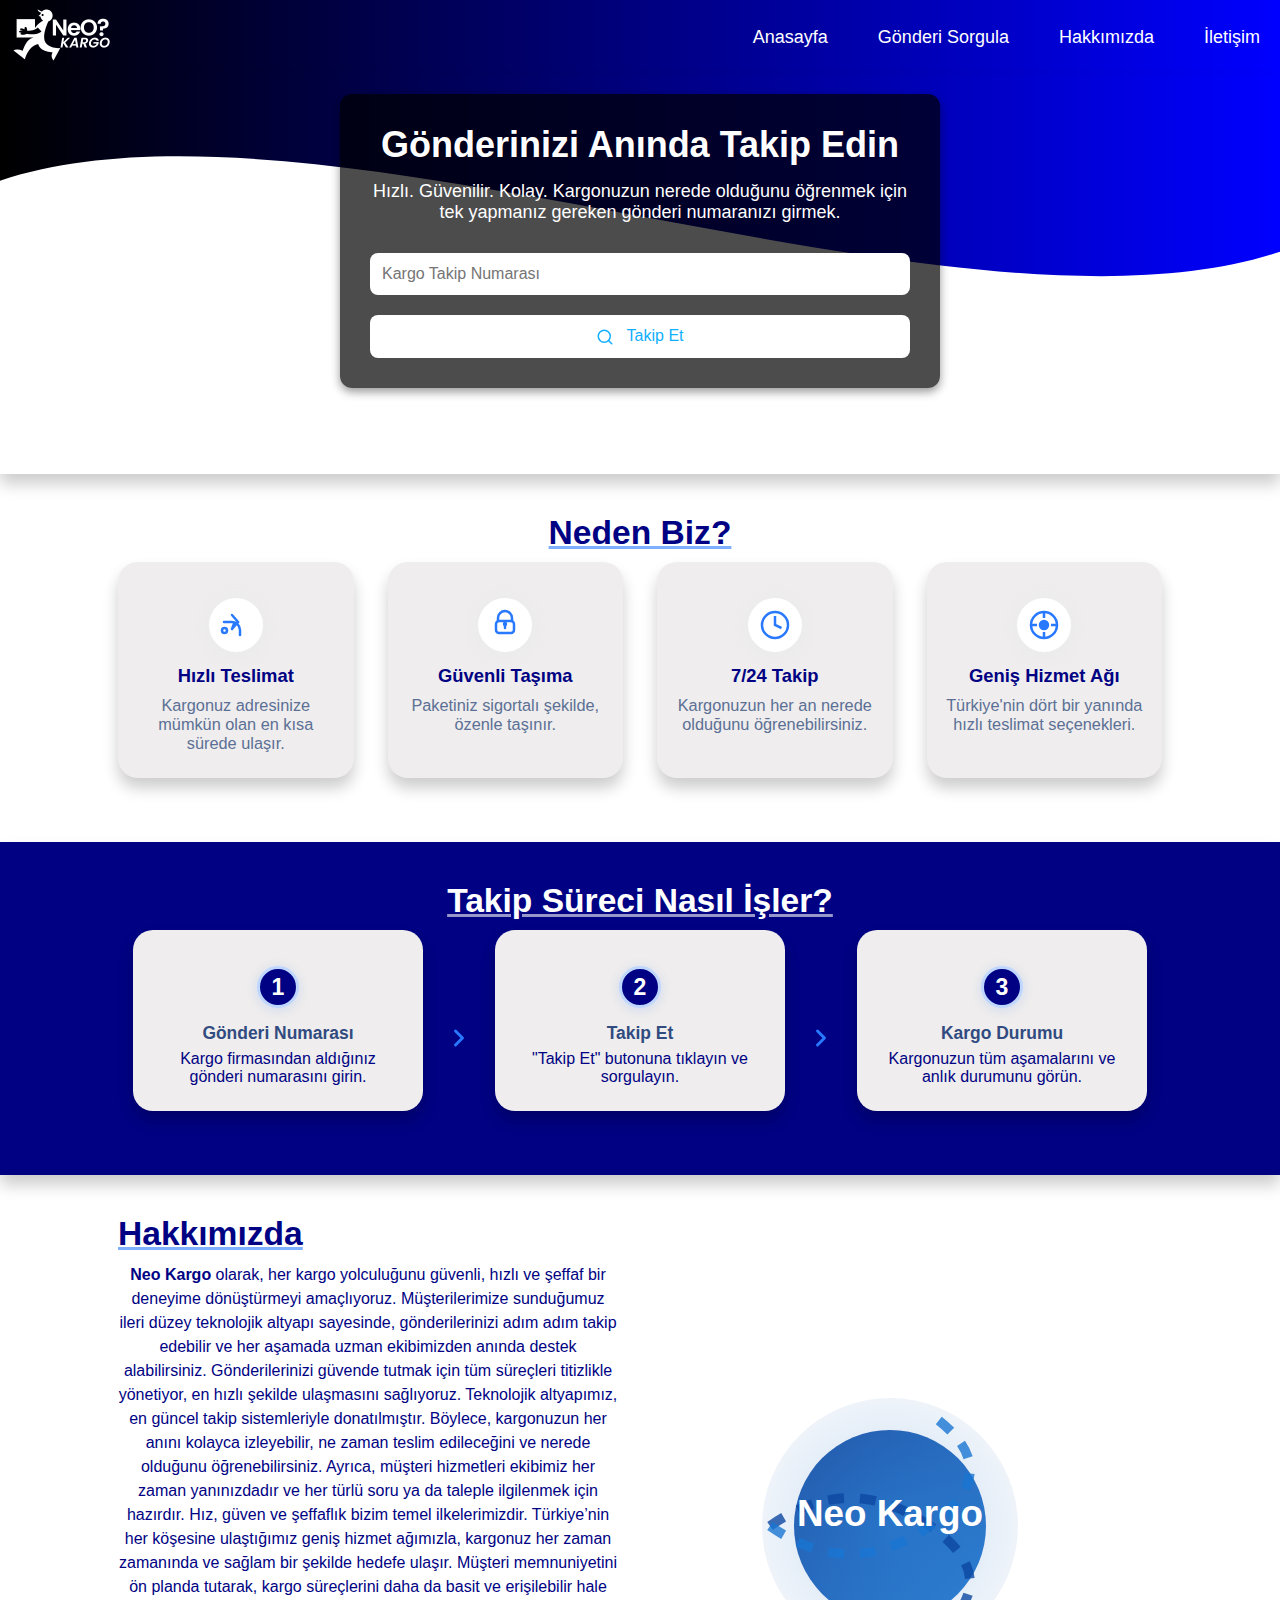
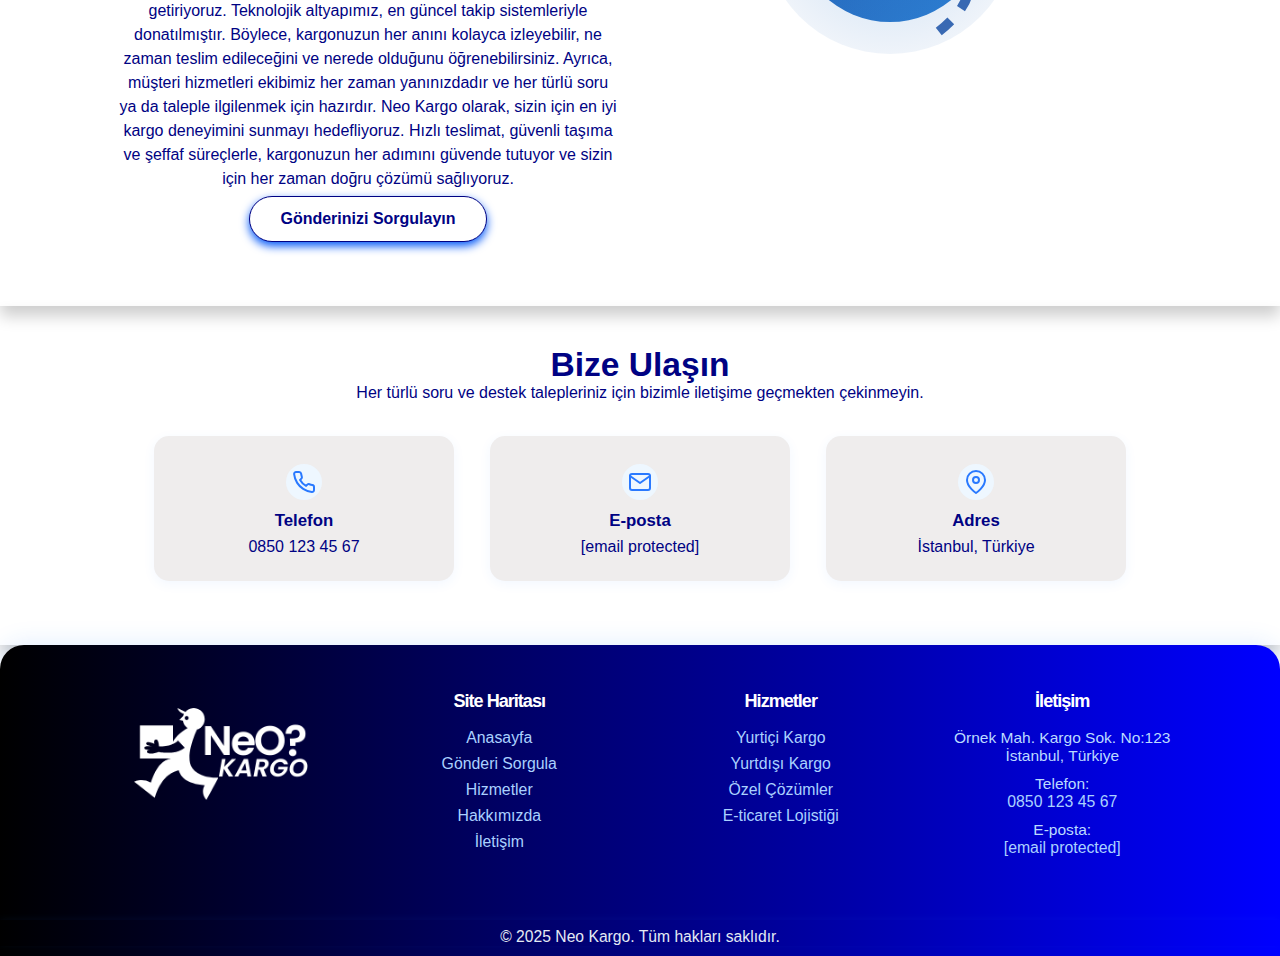
<file: index.html>
<!DOCTYPE html>
<html lang="tr">

<head>
    <meta charset="UTF-8">
    <meta name="viewport" content="width=device-width, initial-scale=1.0">
    <title>Neokarg - Hızlı ve Güvenilir Kargo</title>
    <link rel="stylesheet" href="style.css">
</head>

<body>
    <div class="wrapper">
        <!-- Header Start -->
        <header>
            <div class="navbar">
                <div class="logo">
                    <a href="/"><img src="images/logo.png" alt="logo"></a>
                </div>
                <button class="toggle-btn" id="toggleBtn">
                    <span class="bar"></span>
                    <span class="bar"></span>
                    <span class="bar"></span>
                </button>
                <nav class="navbar-menu" id="navbarMenu">
                    <a href="/">Anasayfa</a>
                    <a href="/cargoTracking.html">Gönderi Sorgula</a>
                    <a href="#about">Hakkımızda</a>
                    <a href="#contact">İletişim</a>
                </nav>

            </div>

        </header>
        <!-- Header End -->

        <!-- Main Start -->
        <main>

            <!-- Hero wrapper Start -->
            <div class="hero-wave-wrapper">
                <svg xmlns="http://www.w3.org/2000/svg" viewBox="0 0 1440 320" class="hero-wave"
                    preserveAspectRatio="none">
                    <defs>
                        <linearGradient id="waveGradient" x1="1" y1="0" x2="0" y2="0">
                            <stop offset="0%" stop-color="blue" />
                            <stop offset="100%" stop-color="black" />
                        </linearGradient>
                    </defs>
                    <path fill="url(#waveGradient)" d="M0,120 C360,0 1080,320 1440,200 L1440,0 L0,0 Z" />

                </svg>

                <!-- Kargo Takip Formu -->
                <div class="tracking-form">
                    <div class="hero-text">
                        <h1>Gönderinizi Anında Takip Edin</h1>
                        <p class="subtitle">Hızlı. Güvenilir. Kolay. Kargonuzun nerede olduğunu öğrenmek için tek
                            yapmanız gereken gönderi numaranızı girmek.</p>
                    </div>
                    <form action="#" method="POST">
                        <input type="text" name="trackingNumber" placeholder="Kargo Takip Numarası" required>
                        <button type="submit">
                            <svg width="18" height="18" viewBox="0 0 24 24" fill="none" stroke="currentColor"
                                stroke-width="2" stroke-linecap="round" stroke-linejoin="round" aria-hidden="true">
                                <circle cx="11" cy="11" r="8"></circle>
                                <line x1="21" y1="21" x2="16.65" y2="16.65"></line>
                            </svg>
                            Takip Et
                        </button>
                    </form>
                </div>
            </div>
            <!-- Hero wrapper End -->

            <!-- feature section start -->
            <section class="section features" id="services">
                <div class="container">
                    <h2>Neden Biz?</h2>
                    <div class="feature-grid">
                        <div class="feature-item">
                            <div class="feature-icon">
                                <svg width="40" height="40" fill="none" stroke="#2979FF" stroke-width="2.5"
                                    stroke-linecap="round">
                                    <path d="M16 24l6-7-6-7M16 24l2.5-6.5M8 17h8a8 8 0 018 8v5"></path>
                                    <circle cx="8.5" cy="25.5" r="2.5" stroke-width="2.5" fill="#fff"></circle>
                                </svg>
                            </div>
                            <h3>Hızlı Teslimat</h3>
                            <p>Kargonuz adresinize mümkün olan en kısa sürede ulaşır.</p>
                        </div>
                        <div class="feature-item">
                            <div class="feature-icon">
                                <svg width="40" height="40" fill="none" stroke="#2979FF" stroke-width="2.5"
                                    stroke-linecap="round">
                                    <rect x="11" y="16" width="18" height="12" rx="3" fill="#fff"></rect>
                                    <path d="M20 21v2"></path>
                                    <circle cx="20" cy="19" r="1" fill="#2979FF"></circle>
                                    <path d="M13 16v-3a7 7 0 1114 0v3"></path>
                                </svg>
                            </div>

                            <h3>Güvenli Taşıma</h3>
                            <p>Paketiniz sigortalı şekilde, özenle taşınır.</p>
                        </div>
                        <div class="feature-item">
                            <div class="feature-icon"> <svg width="40" height="40" fill="none" stroke="#2979FF"
                                    stroke-width="2.5">
                                    <circle cx="20" cy="20" r="13"></circle>
                                    <path d="M20 11v9l6.5 3"></path>
                                </svg> </div>
                            <h3>7/24 Takip</h3>
                            <p>Kargonuzun her an nerede olduğunu öğrenebilirsiniz.</p>
                        </div>
                        <div class="feature-item">
                            <div class="feature-icon">
                                <svg width="40" height="40" fill="none" stroke="#2979FF" stroke-width="2.5">
                                    <circle cx="20" cy="20" r="13"></circle>
                                    <circle cx="20" cy="20" r="4" fill="#2979FF"></circle>
                                    <path d="M20 7v6m0 14v6m-13-13h6m20 0h-6"></path>
                                </svg>
                            </div>
                            <h3>Geniş Hizmet Ağı</h3>
                            <p>Türkiye'nin dört bir yanında hızlı teslimat seçenekleri.</p>
                        </div>
                    </div>
                </div>
            </section>
            <!-- feature section end -->

            <!-- how it works section start -->
            <section class="section how-it-works section-blue" id="howItWorks">
                <div class="container">
                    <h2>Takip Süreci Nasıl İşler?</h2>
                    <div class="steps-row">
                        <div class="step ">
                            <div class="step-icon">1</div>
                            <h3>Gönderi Numarası</h3>
                            <p>Kargo firmasından aldığınız gönderi numarasını girin.</p>
                        </div>
                        <div class="step-arrow"><svg width="28" height="28" viewBox="0 0 24 24" fill="none"
                                stroke="#2979FF" stroke-width="2.5" stroke-linecap="round" stroke-linejoin="round">
                                <polyline points="9 18 15 12 9 6"></polyline>
                            </svg></div>
                        <div class="step ">
                            <div class="step-icon">2</div>
                            <h3>Takip Et</h3>
                            <p>"Takip Et" butonuna tıklayın ve sorgulayın.</p>
                        </div>
                        <div class="step-arrow"><svg width="28" height="28" viewBox="0 0 24 24" fill="none"
                                stroke="#2979FF" stroke-width="2.5" stroke-linecap="round" stroke-linejoin="round">
                                <polyline points="9 18 15 12 9 6"></polyline>
                            </svg></div>
                        <div class="step ">
                            <div class="step-icon">3</div>
                            <h3>Kargo Durumu</h3>
                            <p>Kargonuzun tüm aşamalarını ve anlık durumunu görün.</p>
                        </div>
                    </div>
                </div>
            </section>
            <!-- How it works section end -->

            <!-- About section start -->
            <section class="about section" id="about">
                <div class="container about-container">
                    <div class="about-content">
                        <h2>Hakkımızda</h2>
                        <p>
                            <strong>Neo Kargo</strong> olarak, her kargo yolculuğunu güvenli, hızlı ve şeffaf bir
                            deneyime dönüştürmeyi amaçlıyoruz. Müşterilerimize sunduğumuz ileri düzey teknolojik altyapı
                            sayesinde, gönderilerinizi adım adım takip edebilir ve her aşamada uzman ekibimizden anında
                            destek alabilirsiniz. Gönderilerinizi güvende tutmak için tüm süreçleri titizlikle
                            yönetiyor, en hızlı şekilde ulaşmasını sağlıyoruz.
                            Teknolojik altyapımız, en güncel takip sistemleriyle donatılmıştır. Böylece, kargonuzun her
                            anını kolayca izleyebilir, ne zaman teslim edileceğini ve nerede olduğunu öğrenebilirsiniz.
                            Ayrıca, müşteri hizmetleri ekibimiz her zaman yanınızdadır ve her türlü soru ya da taleple
                            ilgilenmek için hazırdır.
                            Hız, güven ve şeffaflık bizim temel ilkelerimizdir. Türkiye’nin her köşesine ulaştığımız
                            geniş hizmet ağımızla, kargonuz her zaman zamanında ve sağlam bir şekilde hedefe ulaşır.
                            Müşteri memnuniyetini ön planda tutarak, kargo süreçlerini daha da basit ve erişilebilir
                            hale getiriyoruz.

                            Teknolojik altyapımız, en güncel takip sistemleriyle donatılmıştır. Böylece, kargonuzun her
                            anını kolayca izleyebilir, ne zaman teslim edileceğini ve nerede olduğunu öğrenebilirsiniz.
                            Ayrıca, müşteri hizmetleri ekibimiz her zaman yanınızdadır ve her türlü soru ya da taleple
                            ilgilenmek için hazırdır.

                            Neo Kargo olarak, sizin için en iyi kargo deneyimini sunmayı hedefliyoruz. Hızlı teslimat,
                            güvenli taşıma ve şeffaf süreçlerle, kargonuzun her adımını güvende tutuyor ve sizin için
                            her zaman doğru çözümü sağlıyoruz.

                        </p>

                        <a href="#about" class="btn-cargo-tracking">Gönderinizi Sorgulayın</a>
                    </div>
                    <div class="about-image">
                        <svg xmlns="http://www.w3.org/2000/svg" viewBox="0 0 250 250">
                            <!-- Arka Plan -->
                            <rect width="250" height="250" fill="transparent" />

                            <!-- Gradyan Tanımlamaları -->
                            <defs>
                                <!-- Geometrik şekiller için gradyan -->
                                <linearGradient id="grad1" x1="0%" y1="0%" x2="100%" y2="100%">
                                    <stop offset="0%" stop-color="#0D47A1" stop-opacity="1" />
                                    <stop offset="100%" stop-color="#1976D2" stop-opacity="1" />
                                </linearGradient>
                                <!-- Işıldama efekti için gradyan -->
                                <radialGradient id="glow" cx="50%" cy="50%" r="70%" fx="50%" fy="50%">
                                    <stop offset="0%" stop-color="#1E88E5" stop-opacity="0.8" />
                                    <stop offset="100%" stop-color="#0D47A1" stop-opacity="0" />
                                </radialGradient>
                            </defs>

                            <!-- Geometrik Daire -->
                            <circle cx="125" cy="125" r="60" fill="url(#grad1)" opacity="0.9" />

                            <!-- Işıldama Efekti Dairesi -->
                            <circle cx="125" cy="125" r="80" fill="url(#glow)" opacity="0.3" />

                            <!-- Hareket Çizgileri (Daha Akıcı) -->
                            <path d="M 50 125 Q 100 90, 150 125 Q 200 160, 150 195" stroke="#0D47A1" stroke-width="6"
                                fill="none" stroke-dasharray="10,10" opacity="0.8" />
                            <path d="M 50 125 Q 100 160, 150 125 Q 200 90, 150 55" stroke="#1976D2" stroke-width="6"
                                fill="none" stroke-dasharray="10,10" opacity="0.8" />

                            <!-- Neo Kargo Yazısı (Beyaz Renk ve Dairenin Etrafında) -->
                            <text x="125" y="125" font-size="23" font-weight="bold" fill="white"
                                font-family="Segoe UI, Verdana, sans-serif" text-anchor="middle">
                                Neo Kargo
                            </text>

                        </svg>

                    </div>
            </section>
            <!-- About section end -->
            <!-- contact Start -->
            <section class="contact section" id="contact">
                <div class="container">
                    <h2>Bize Ulaşın</h2>
                    <p>Her türlü soru ve destek talepleriniz için bizimle iletişime geçmekten çekinmeyin.</p>
                    <div class="contact-details">
                        <div class="contact-item">
                            <div class="contact-icon">
                                <svg width="24" height="24" viewBox="0 0 24 24" fill="none" stroke="#2979FF"
                                    stroke-width="2" stroke-linecap="round" stroke-linejoin="round">
                                    <path
                                        d="M22 16.92v3a2 2 0 0 1-2.18 2 19.79 19.79 0 0 1-8.63-3.07 19.5 19.5 0 0 1-6-6 19.79 19.79 0 0 1-3.07-8.67A2 2 0 0 1 4.11 2h3a2 2 0 0 1 2 1.72 12.84 12.84 0 0 0 .7 2.81 2 2 0 0 1-.45 2.11L8.09 9.91a16 16 0 0 0 6 6l1.27-1.27a2 2 0 0 1 2.11-.45 12.84 12.84 0 0 0 2.81.7A2 2 0 0 1 22 16.92z">
                                    </path>
                                </svg>
                            </div>
                            <h4>Telefon</h4>
                           <p>0850 123 45 67</p> 
                        </div>
                        <div class="contact-item">
                            <div class="contact-icon">
                                <svg width="24" height="24" viewBox="0 0 24 24" fill="none" stroke="#2979FF"
                                    stroke-width="2" stroke-linecap="round" stroke-linejoin="round">
                                    <path
                                        d="M4 4h16c1.1 0 2 .9 2 2v12c0 1.1-.9 2-2 2H4c-1.1 0-2-.9-2-2V6c0-1.1.9-2 2-2z">
                                    </path>
                                    <polyline points="22,6 12,13 2,6"></polyline>
                                </svg>
                            </div>
                            <h4>E-posta</h4>
                           <p>[email&nbsp;protected]</p>
                        </div>
                        <div class="contact-item">
                            <div class="contact-icon">
                                <svg width="24" height="24" viewBox="0 0 24 24" fill="none" stroke="#2979FF"
                                    stroke-width="2" stroke-linecap="round" stroke-linejoin="round">
                                    <path d="M21 10c0 7-9 13-9 13s-9-6-9-13a9 9 0 0 1 18 0z"></path>
                                    <circle cx="12" cy="10" r="3"></circle>
                                </svg>
                            </div>
                            <h4>Adres</h4>
                            <p>İstanbul, Türkiye</p>
                        </div>
                    </div>
                </div>
            </section>
            <!-- contact section end -->
        </main>
        <!-- Main End -->

        <!-- Footer Start -->
        <footer>
            <div class="container footer-content">
                <div class="footer-column">
                    <div class="logo">
                        <a href="/"><img src="images/logo.png" alt="logo"></a>
                    </div>
                </div>

                <div class="footer-column">
                    <h4>Site Haritası</h4>
                    <a href="#home">Anasayfa</a>
                    <a href="tracking.html">Gönderi Sorgula</a>
                    <a href="#services">Hizmetler</a>
                    <a href="#about">Hakkımızda</a>
                    <a href="#contact">İletişim</a>
                </div>
                <div class="footer-column">
                    <h4>Hizmetler</h4>
                    <a href="#">Yurtiçi Kargo</a>
                    <a href="#">Yurtdışı Kargo</a>
                    <a href="#">Özel Çözümler</a>
                    <a href="#">E-ticaret Lojistiği</a>
                </div>
                <div class="footer-column">
                    <h4>İletişim</h4>
                    <p>Örnek Mah. Kargo Sok. No:123<br>İstanbul, Türkiye</p>
                    <p>Telefon: <a href="tel:08501234567">0850 123 45 67</a></p>
                    <p>E-posta: <a
                            href="/cdn-cgi/l/email-protection#e78a92949382958ea78c8695808893868c8e97c984888a"><span
                                class="__cf_email__"
                                data-cfemail="8fe2fafcfbeafde6cfe4eefde8e0fbeee4e6ffa1ece0e2">[email&nbsp;protected]</span></a>
                    </p>
                </div>

            </div>
            <div class="footer-bottom">
                <p>&copy; 2025 Neo Kargo. Tüm hakları saklıdır.</p>
            </div>
        </footer>
        <!-- Footer End -->

    </div>

<script src="script.js"></script>
</body>

</html>
</file>
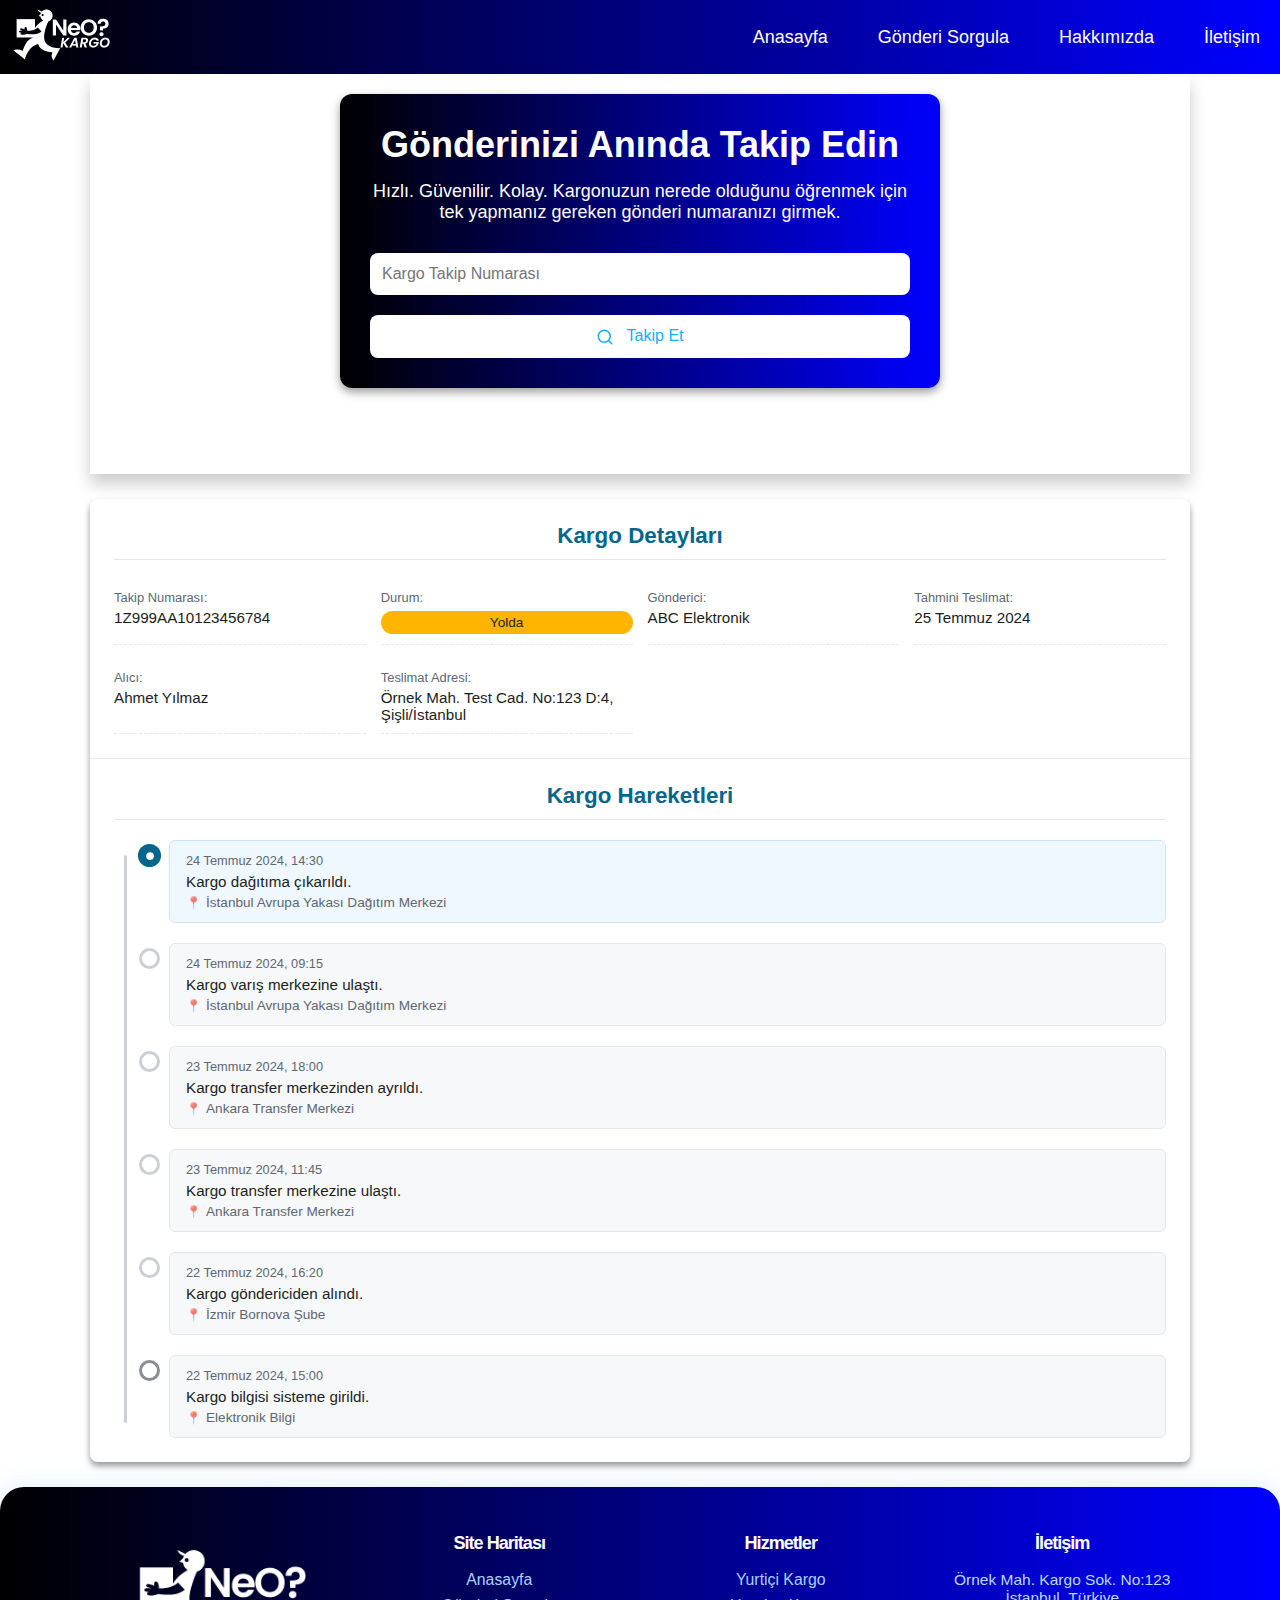
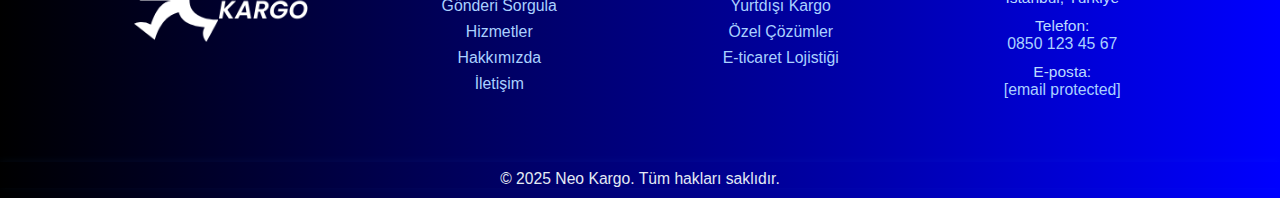
<file: cargoTracking.html>
<!DOCTYPE html>
<html lang="tr">

<head>
    <meta charset="UTF-8">
    <meta name="viewport" content="width=device-width, initial-scale=1.0">
    <title>Neokarg - Hızlı ve Güvenilir Kargo</title>
    <link rel="stylesheet" href="style.css">
</head>

<body>
    <div class="wrapper">
        <!-- Header Start -->
        <header>
            <div class="navbar">
                <div class="logo">
                    <a href="/"><img src="images/logo.png" alt="logo"></a>
                </div>
                <button class="toggle-btn" id="toggleBtn" onclick="ToggleMenu()">
                    <span class="bar"></span>
                    <span class="bar"></span>
                    <span class="bar"></span>
                </button>
                <nav class="navbar-menu" id="navbarMenu">
                    <a href="/">Anasayfa</a>
                    <a href="/cargoTracking.html">Gönderi Sorgula</a>
                    <a href="/#about">Hakkımızda</a>
                    <a href="/#contact">İletişim</a>
                </nav>

            </div>

        </header>
        <!-- Header End -->

        <!-- Main Start -->
        <main>
            <!-- Hero wrapper Start -->
            <div class="hero-wave-wrapper container">
                <!-- Kargo Takip Formu -->
                <div class="tracking-form track-page-form" >
                    <div class="hero-text">
                        <h1>Gönderinizi Anında Takip Edin</h1>
                        <p class="subtitle">Hızlı. Güvenilir. Kolay. Kargonuzun nerede olduğunu öğrenmek için tek
                            yapmanız gereken gönderi numaranızı girmek.</p>
                    </div>
                    <form action="#" method="POST">
                        <input type="text" name="trackingNumber" placeholder="Kargo Takip Numarası" required>
                        <button type="submit">
                            <svg width="18" height="18" viewBox="0 0 24 24" fill="none" stroke="currentColor"
                                stroke-width="2" stroke-linecap="round" stroke-linejoin="round" aria-hidden="true">
                                <circle cx="11" cy="11" r="8"></circle>
                                <line x1="21" y1="21" x2="16.65" y2="16.65"></line>
                            </svg>
                            Takip Et
                        </button>
                    </form>
                </div>
            </div>
           <div class="tracking-container ">
        <div class="cargo-details card">
            <h2>Kargo Detayları</h2>
            <div class="detail-grid">
                <div class="detail-item">
                    <span class="label">Takip Numarası:</span>
                    <span class="value">1Z999AA10123456784</span>
                </div>
                <div class="detail-item">
                    <span class="label">Durum:</span>
                    <span class="value status status-intransit">Yolda</span>
                </div>
                <div class="detail-item">
                    <span class="label">Gönderici:</span>
                    <span class="value">ABC Elektronik</span>
                </div>
                 <div class="detail-item">
                    <span class="label">Tahmini Teslimat:</span>
                    <span class="value">25 Temmuz 2024</span>
                </div>
                <div class="detail-item">
                    <span class="label">Alıcı:</span>
                    <span class="value">Ahmet Yılmaz</span>
                </div>
                 <div class="detail-item">
                    <span class="label">Teslimat Adresi:</span>
                    <span class="value">Örnek Mah. Test Cad. No:123 D:4, Şişli/İstanbul</span>
                </div>
            </div>
        </div>

        <div class="cargo-history">
            <h2>Kargo Hareketleri</h2>
            <ul class="timeline">
                <li class="timeline-item current">
                    <div class="timeline-marker"></div>
                    <div class="timeline-content">
                        <span class="time">24 Temmuz 2024, 14:30</span>
                        <p>Kargo dağıtıma çıkarıldı.</p>
                        <span class="location">İstanbul Avrupa Yakası Dağıtım Merkezi</span>
                    </div>
                </li>
                 <li class="timeline-item">
                    <div class="timeline-marker"></div>
                    <div class="timeline-content">
                        <span class="time">24 Temmuz 2024, 09:15</span>
                        <p>Kargo varış merkezine ulaştı.</p>
                        <span class="location">İstanbul Avrupa Yakası Dağıtım Merkezi</span>
                    </div>
                </li>
                <li class="timeline-item">
                    <div class="timeline-marker"></div>
                    <div class="timeline-content">
                        <span class="time">23 Temmuz 2024, 18:00</span>
                        <p>Kargo transfer merkezinden ayrıldı.</p>
                        <span class="location">Ankara Transfer Merkezi</span>
                    </div>
                </li>
                <li class="timeline-item">
                    <div class="timeline-marker"></div>
                    <div class="timeline-content">
                        <span class="time">23 Temmuz 2024, 11:45</span>
                        <p>Kargo transfer merkezine ulaştı.</p>
                         <span class="location">Ankara Transfer Merkezi</span>
                    </div>
                </li>
                 <li class="timeline-item">
                    <div class="timeline-marker"></div>
                    <div class="timeline-content">
                        <span class="time">22 Temmuz 2024, 16:20</span>
                        <p>Kargo göndericiden alındı.</p>
                        <span class="location">İzmir Bornova Şube</span>
                    </div>
                </li>
                 <li class="timeline-item initial">
                    <div class="timeline-marker"></div>
                    <div class="timeline-content">
                        <span class="time">22 Temmuz 2024, 15:00</span>
                        <p>Kargo bilgisi sisteme girildi.</p>
                        <span class="location">Elektronik Bilgi</span>
                    </div>
                </li>
            </ul>
        </div>
    </div>
        </main>
        <!-- Main End -->

        <!-- Footer Start -->
        <footer>
            <div class="container footer-content">
                <div class="footer-column">
                    <div class="logo">
                        <a href="/"><img src="images/logo.png" alt="logo"></a>
                    </div>
                </div>

                <div class="footer-column">
                    <h4>Site Haritası</h4>
                    <a href="#home">Anasayfa</a>
                    <a href="tracking.html">Gönderi Sorgula</a>
                    <a href="#services">Hizmetler</a>
                    <a href="#about">Hakkımızda</a>
                    <a href="#contact">İletişim</a>
                </div>
                <div class="footer-column">
                    <h4>Hizmetler</h4>
                    <a href="#">Yurtiçi Kargo</a>
                    <a href="#">Yurtdışı Kargo</a>
                    <a href="#">Özel Çözümler</a>
                    <a href="#">E-ticaret Lojistiği</a>
                </div>
                <div class="footer-column">
                    <h4>İletişim</h4>
                    <p>Örnek Mah. Kargo Sok. No:123<br>İstanbul, Türkiye</p>
                    <p>Telefon: <a href="tel:08501234567">0850 123 45 67</a></p>
                    <p>E-posta: <a
                            href="/cdn-cgi/l/email-protection#e78a92949382958ea78c8695808893868c8e97c984888a"><span
                                class="__cf_email__"
                                data-cfemail="8fe2fafcfbeafde6cfe4eefde8e0fbeee4e6ffa1ece0e2">[email&nbsp;protected]</span></a>
                    </p>
                </div>

            </div>
            <div class="footer-bottom">
                <p>&copy; 2025 Neo Kargo. Tüm hakları saklıdır.</p>
            </div>
        </footer>
        <!-- Footer End -->

    </div>

    <script>
        function ToggleMenu() {
            document.getElementById("navbarMenu").classList.toggle("active");
            document.getElementById("toggleBtn").classList.toggle("open");
        }
    </script>
</body>

</html>
</file>
<file: style.css>
/* Genel stil ve sıfırlama */
* {
    margin: 0;
    padding: 0;
    box-sizing: border-box;
}

html,
body {
    font-family: Arial, Helvetica, sans-serif;
    background-color: #fff;
    color: #000;
    min-height: 100vh;
}

.wrapper {
    display: flex;
    flex-direction: column;
    min-height: 100vh;
}

main {
    flex: 1;
}

a {
    color: #fff;
    text-decoration: none;
}

ul li {
    list-style: none;
}

h2 {
    font-size: 2.1rem;
    text-align: center;
}

/* Header stil */
.navbar {
    background: linear-gradient(to right, black, blue);
    display: flex;
    flex-wrap: wrap;
    padding: 0px 10px;
    align-items: center;
    justify-content: space-between;
}

.navbar-menu {
    display: flex;
    gap: 30px;
}

.navbar-menu a {
    font-size: 18px;
    padding: 10px;
    border-radius: 10px;
    transition: transform 0.3s ease;

}

.navbar-menu a:hover {
    background-color: #ffffff;
    color: #000;
    transform: translateY(-5px);
}

.logo img {
    width: 100px;
    height: auto;
}

/* Hero Section */
.hero-wave-wrapper {
    box-shadow: 0 10px 15px rgba(0, 0, 0, 0.2);
    position: relative;
    background: #fff;
    height: 400px;
    /* Boşluk ekledik */
}

.hero-wave {
    display: block;
    width: 100%;
    height: auto;
    position: absolute;
    top: 0;
}

.hero-text {
    text-align: center;
    color: white;
    position: relative;
    z-index: 2;
}

.hero-text h1 {
    font-size: 36px;
    margin-bottom: 15px;
}

.hero-text .subtitle {
    font-size: 18px;
    font-weight: 400;
    margin-bottom: 30px;
}

.section {
    padding: 40px 0 64px 0;
    box-shadow: 0 10px 15px rgba(0, 0, 0, 0.2);
}

.section-blue {
    background-color: #000283;
}

.features h2 {
    padding-bottom: 10px;
    text-decoration: underline rgba(41, 121, 255, 0.6);
}

.feature-grid {
    display: grid;
    grid-template-columns: repeat(auto-fit, minmax(220px, 1fr));
    gap: 34px;

}

.feature-item {
    border-radius: 20px;
    box-shadow: 0 10px 15px rgba(0, 0, 0, 0.2);
    background-color: #efeded;
    padding: 36px 19px 25px 19px;
    transition: box-shadow 0.23s, transform 0.28s;
    position: relative;
    overflow: hidden;
}

.feature-icon {
    width: 54px;
    height: 54px;
    border-radius: 50%;
    margin: 0 auto 13px auto;
    display: flex;
    align-items: center;
    justify-content: center;
    background: #fff;
    box-shadow: 0 2.5px 19px #b6dfff10;
}

.feature-item h3 {
    margin-bottom: 0.50em;
    font-size: 1.15rem;
}

.feature-item p {
    color: #5b7095;
    font-size: 1.02rem;
    margin-bottom: 0;
}

.container {
    max-width: 1100px;
    margin: 0 auto;
    padding: 0 28px;
    color: #000283;
    align-items: center;
    text-align: center;
}

.how-it-works h2 {
    color: #fff;
    padding-bottom: 10px;
    text-decoration: underline rgba(250, 250, 250, 0.6);
}

.steps-row {
    display: flex;
    align-items: center;
    justify-content: center;
    gap: 22px;
    flex-wrap: wrap;
}

.step h3 {
    font-size: 1.09rem;
    color: #314b80;
    margin-bottom: 0.33em;
}

.step {
    background-color: #efeded;
    border-radius: 20px;
    box-shadow: 0 10px 15px rgba(0, 0, 0, 0.2);
    padding: 36px 19px 25px 19px;
    min-width: 180px;
    max-width: 290px;
    transition: box-shadow 0.23s, transform 0.28s;
}

.step-arrow {
    display: flex;
    align-items: center;
    justify-content: center;
    margin-top: 35px;
    margin-bottom: 0;
}

.step-icon {
    font-weight: bold;
    color: #fff;
    background: #000283;
    border-radius: 50%;
    width: 42px;
    height: 42px;
    font-size: 1.44rem;
    display: flex;
    align-items: center;
    justify-content: center;
    margin: 0 auto 15px auto;
    box-shadow: 0 2px 12px #2979FF28;
    border: 3px solid #BFD7FF;
}


.about-container {
    display: flex;
    flex-wrap: wrap;
    justify-content: space-between;
}

.about-container h2 {
    padding-bottom: 10px;
    text-decoration: underline rgba(41, 121, 255, 0.6);
}

.about-content {
    flex: 1 1 320px;
    min-width: 290px;
    max-width: 500px;
}

.about-content h2 {
    text-align: left;
}

.about-content p {
    line-height: 1.5;
    word-spacing: 1.5;
}

.about-image {
    flex: 1 1 250px;
    min-width: 180px;
    text-align: center;
    margin: 0 auto;
}

.about-image svg {
    width: 400px;
    height: auto;
}

.btn-cargo-tracking {
    margin-top: 5px;
    display: inline-flex;
    padding: 13px 30px;
    border-radius: 30px;
    color: #000283;
    background-color: #ffffff;
    border: 1.4px solid #000283;
    font-weight: bold;
    box-shadow: 0 4px 10px #0057f8;
}

.btn-cargo-tracking:hover {
    background: #000283;
    color: #fff;
}

.contact-details {
    display: flex;
    justify-content: center;
    flex-wrap: wrap;
    margin-top: 34px;
    gap: 36px;
}

.contact-item {
    min-width: 180px;
    max-width: 300px;
    box-shadow: rgba(41, 121, 255, 0.063) 0px 3px 12px;
    text-align: center;
    margin-bottom: 0px;
    flex: 1 1 200px;
    background: #efeded;
    border: 1px solid var(--border-color);
    border-radius: 15px;
    padding: 28px 11px 25px;
    transition: box-shadow 0.22s;
}

.contact-icon {
    width: 36px;
    height: 36px;
    display: flex;
    align-items: center;
    justify-content: center;
    background: rgb(238, 247, 255);
    border-radius: 50%;
    margin: 0px auto 11px;
}

.contact-item h4 {
    font-size: 1.05rem;
    margin-bottom: 7px;
}

/* Kargo Takip Formu */
.tracking-form {
    position: absolute;
    top: 20px;
    left: 50%;
    transform: translateX(-50%);
    z-index: 1;
    background: rgba(0, 0, 0, 0.7);
    padding: 30px;
    border-radius: 12px;
    box-shadow: 0 4px 10px rgba(0, 0, 0, 0.4);
    width: 80%;
    max-width: 600px;
    text-align: center;
}

.tracking-form input[type="text"] {
    width: 100%;
    padding: 12px;
    border: none;
    border-radius: 8px;
    margin-bottom: 20px;
    font-size: 16px;
    box-sizing: border-box;
}

.tracking-form button {
    width: 100%;
    padding: 12px 20px;
    background-color: #fff;
    color: #10afff;
    border: none;
    border-radius: 8px;
    cursor: pointer;
    font-size: 16px;
    transition: background-color 0.3s ease;
}

.tracking-form button:hover {
    background-color: #000283;
    font-size: 18px;
}

.tracking-form button svg {
    vertical-align: middle;
    margin-right: 8px;
}

.track-page-form {
    background: linear-gradient(to right, black, blue);
}

.track-page-form button:hover {
    background-color: #000283;
    font-size: 18px;
}

.toggle-btn {
    width: 30px;
    height: 25px;
    display: none;
    flex-direction: column;
    justify-content: space-between;
    background: none;
    border: none;
    cursor: pointer;
    padding: 0;
    z-index: 1001;
}

.toggle-btn .bar {
    height: 4px;
    width: 100%;
    background-color: white;
    transition: 0.4s;
    border-radius: 2px;
}

/* Açıldığında X görünümü */
.toggle-btn.open .bar:nth-child(1) {
    transform: rotate(45deg) translate(8px, 7px);
}

.toggle-btn.open .bar:nth-child(3) {
    transform: rotate(-45deg) translate(8px, -6px);
}

/* Page Title */
.page-title {
    text-align: center;
    color: var(--text-primary);
    font-weight: 600;
    margin-bottom: 35px;
    font-size: 1.8em;
}

.tracking-container {
    max-width: 1100px;
    margin: 25px auto;
    background-color: #ffffff;
    border-radius: 8px;
    box-shadow: 0 4px 6px rgba(0, 0, 0, 0.4);
    overflow: hidden;
}

/* Card Base Style */
.card {
    padding: 24px;
    border-bottom: 1px solid #e4e6eb;
    /* Lighter border */
}

.card:last-child {
    border-bottom: none;
}

/* Headings */
.tracking-container h2 {
    font-size: 1.4em;
    color: #05668d;
    margin-bottom: 20px;
    font-weight: 600;
    padding-bottom: 10px;
    border-bottom: 1px solid #e4e6eb;
}

.cargo-details .detail-grid {
    display: grid;
    grid-template-columns: repeat(auto-fit, minmax(250px, 1fr));
    gap: 15px;
}

.cargo-details .detail-item {
    padding: 10px 0;
    font-size: 0.95em;
    display: flex;
    flex-direction: column;
    border-bottom: 1.5px dashed #e4e6eb;
}

.cargo-details .label {
    font-weight: 500;
    color: #606770;
    margin-bottom: 4px;
    font-size: 0.85em;
}

.cargo-details .value {
    color: #1c1e21;
    font-weight: 500;
}

.status {
    display: inline-block;
    font-weight: bold;
    padding: 4px 10px;
    border-radius: 12px;
    color: #fff;
    font-size: 0.9em;
    text-align: center;
    margin-top: 2px;
}

.status-intransit {
    background-color: #ffb400;
    color: #333;
}

.cargo-history {
    padding: 24px;
}

.timeline {
    list-style: none;
    padding: 0;
    margin: 0;
    position: relative;
    padding-left: 25px;
}

.timeline::before {
    content: '';
    position: absolute;
    left: 10px;
    top: 15px;
    bottom: 15px;
    width: 3px;
    background-color: #ccd0d5;
    border-radius: 2px;
}

.timeline-item {
    margin-bottom: 20px;
    position: relative;
    padding-left: 30px;
}

.timeline-item:last-child {
    margin-bottom: 0;
}

.timeline-marker {
    position: absolute;
    left: 0;
    top: 5px;
    width: 21px;
    height: 21px;
    background-color: #ffffff;
    border: 3px solid #ccd0d5;
    border-radius: 50%;
    z-index: 1;
    transition: all 0.3s ease;
}

.timeline-item.current .timeline-marker {
    border-color: #05668d;
    background-color: #05668d;
    transform: scale(1.1);
}

.timeline-item.current .timeline-marker::after {
    content: '';
    position: absolute;
    top: 50%;
    left: 50%;
    transform: translate(-50%, -50%);
    width: 7px;
    height: 7px;
    background-color: #fff;
    border-radius: 50%;
}


.timeline-item.initial .timeline-marker {
    border-color: #8a8d91;
}


.timeline-content {
    background-color: #f7f8fa;
    padding: 12px 16px;
    border-radius: 6px;
    border: 1px solid #e4e6eb;
    position: relative;
}

.timeline-item.current .timeline-content {
    border-color: #cce7f5;
    background-color: #f0f8ff;
}

.timeline-content .time {
    font-size: 0.8em;
    color: #606770;
    display: block;
    margin-bottom: 5px;
}

.timeline-content p {
    margin: 0 0 5px 0;
    font-size: 0.95em;
    color: #1c1e21;
    font-weight: 500;
}

.timeline-content .location {
    font-size: 0.85em;
    color: #606770;
    font-style: normal;
    display: flex;
    align-items: center;
}


.timeline-content .location::before {
    content: '📍';
    margin-right: 5px;
    font-size: 0.9em;
    opacity: 0.7;
}


@media (max-width: 768px) {
    .tracking-container {
        margin: 15px auto;
    }

    .card,
    .cargo-history {
        padding: 16px;
    }

    .tracking-container h2 {
        font-size: 1.2em;
    }

    .cargo-details .detail-grid {
        grid-template-columns: 1fr;
        gap: 10px;
    }

    .timeline {
        padding-left: 20px;
    }

    .timeline-item {
        padding-left: 25px;
    }

    .timeline-marker {
        left: -3px;
        width: 18px;
        height: 18px;
    }

    .timeline-item.current .timeline-marker::after {
        width: 5px;
        height: 5px;
    }

}

/* Footer */
footer {
    background: linear-gradient(to right, black, blue);
    color: #e3eaf4;
    padding: 46px 0 10px 0;
    border-top-left-radius: 24px;
    border-top-right-radius: 24px;
    box-shadow: 0 -2px 24px #2979ff21;
    position: relative;
    overflow: hidden;
}

.footer-content {
    display: grid;
    grid-template-columns: repeat(auto-fit, minmax(185px, 1fr));
    gap: 32px;
    align-items: start;
    max-width: 1150px;
}

.footer-column {
    padding-bottom: 13px;
}

.footer-column .logo img {
    width: 180px;
    height: auto;
}

.footer-column h4 {
    color: #fff;
    margin-bottom: 17px;
    font-size: 1.13rem;
    letter-spacing: -1px;
}

.footer-column a {
    display: block;
    color: #aad1ff;
    margin-bottom: 8px;
    font-size: 0.99rem;
    transition: color 0.16s;
}

.footer-column a:hover {
    color: #fff;
    transform: translateY(-2px);
}

.footer-column p {
    margin: 0 0 10px 0;
    color: #bbdaff;
    font-size: 0.97rem;
}

.footer-bottom {
    font-size: 0.98rem;
    padding: 8px 0 0;
    margin-top: 40px;
    text-align: center;
    box-shadow: 0 -1.5px 8px #2979ff12;
}


/* Responsive Tasarım */
@media(max-width: 768px) {
    h2 {
        font-size: 1.40rem;
    }

    p {
        font-size: 0.96rem;
    }

    /* Hero kısmı mobilde daha küçük ve uygun hale geldi */
    .hero-wave-wrapper {
        height: 350px;
        padding-top: 40px;
        box-shadow: 0 4px 10px rgba(0, 0, 0, 0.1);
        /* Düşük ekranlarda padding azaltıldı */
    }

    .hero-wave {
        height: 400px;

    }

    .logo img {
        width: 80px;
        height: auto;
    }

    .hero-text h1 {
        font-size: 22px;
    }

    .hero-text .subtitle {
        font-size: 14px;
    }

    /* Formu mobilde daha uyumlu hale getirme */
    .tracking-form {
        width: 90%;
        padding: 20px;
        top: 30px;
    }

    .tracking-form input[type="text"],
    .tracking-form button {
        font-size: 14px;
    }

    .navbar-menu::before {
        content: "";
        display: block;
        border-top: 1px solid #fff;
    }

    .navbar-menu {
        display: none;
        flex-direction: column;
        width: 100%;
        text-align: center;
        gap: 20px;
    }

    .navbar-menu a {
        font-size: 16px;
    }

    .navbar-menu a:last-child {
        margin-bottom: 20px;
    }

    .navbar-menu.active {
        display: flex;
    }

    .toggle-btn {
        display: flex;
    }

    .section {
        padding: 35px 0;

    }

    .steps-row {
        gap: 11px;
    }

    .about-image svg {

        width: 250px;
        height: auto;
    }

    .footer-column .logo img {
        width: 120px;
        height: auto;
    }

    .footer-content {
        gap: 5px;
    }

    footer {
        padding: 10px 0 5px 0;
    }

    .footer-column h4 {
        margin-bottom: 12px;
        font-size: 1.09rem;
    }

    .footer-column a {
        margin-bottom: 6px;
        font-size: 0.97rem;
    }

    .footer-bottom {
        padding: 0;
        margin-top: 15px;
        font-size: 0.92rem;
    }
}
</file>
